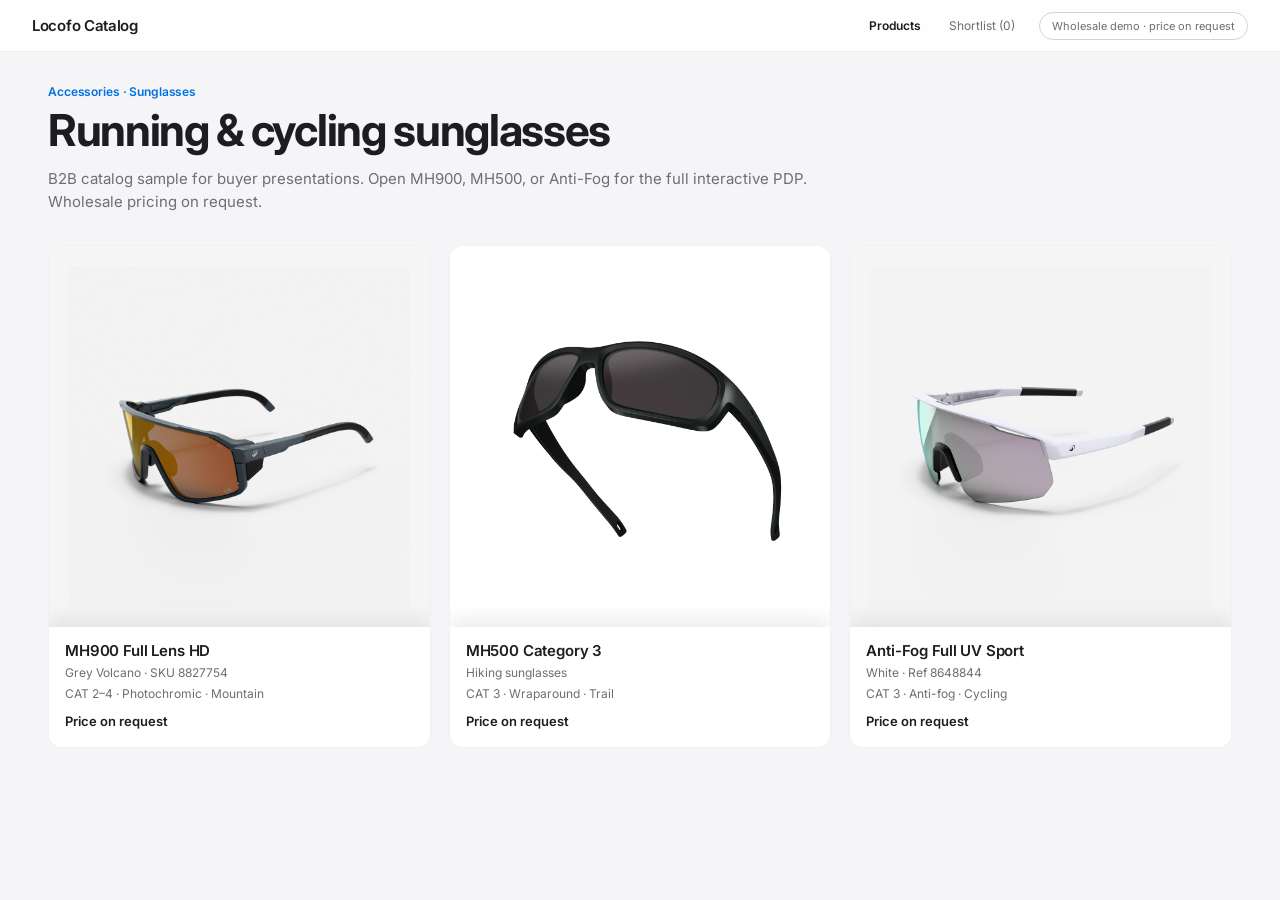
<file: index.html>
<!DOCTYPE html>
<html lang="en">
<head>
  <meta charset="utf-8" />
  <meta name="viewport" content="width=device-width, initial-scale=1" />
  <title>Locofo Catalog — Running &amp; cycling sunglasses</title>
  <link rel="preconnect" href="https://fonts.googleapis.com" />
  <link rel="preconnect" href="https://fonts.gstatic.com" crossorigin />
  <link href="https://fonts.googleapis.com/css2?family=Inter:wght@400;500;600;700&display=swap" rel="stylesheet" />
  <link rel="stylesheet" href="css/styles.css" />
  <link rel="stylesheet" href="css/listing.css?v=6" />
</head>
<body>
  <header class="nav" role="banner">
    <div class="nav-start">
      <a class="brand" href="index.html">Locofo Catalog</a>
      <div class="chip chip--mobile" aria-label="Pricing">Wholesale demo · price on request</div>
    </div>
    <div class="nav-end">
      <nav class="nav-links" aria-label="Primary">
        <a href="index.html" class="nav-link nav-link-current" aria-current="page">Products</a>
        <button type="button" class="nav-link nav-link-btn" id="openShortlistNav" aria-haspopup="dialog">
          Shortlist (<span id="shortlistCount">0</span>)
        </button>
      </nav>
      <div class="chip chip--desktop" aria-label="Pricing">Wholesale demo · price on request</div>
    </div>
  </header>

  <main class="listing" id="listing">
    <header class="listing-intro">
      <p class="listing-breadcrumb">Accessories · Sunglasses</p>
      <h1>Running &amp; cycling sunglasses</h1>
      <p class="listing-lede">
        B2B catalog sample for buyer presentations. Open MH900, MH500, or Anti-Fog for the full interactive PDP. Wholesale pricing on request.
      </p>
    </header>

    <ul class="product-grid" id="productGrid"></ul>
  </main>

  <div class="drawer-backdrop" id="drawerBackdrop" hidden></div>
  <aside class="drawer" id="shortlistDrawer" role="dialog" aria-labelledby="drawerTitle" aria-modal="true" hidden>
    <header class="drawer-header">
      <h2 id="drawerTitle">Shortlist</h2>
      <button type="button" class="drawer-close" id="closeShortlist">Close</button>
    </header>
    <div class="drawer-body" id="shortlistItems"></div>
    <footer class="drawer-footer">
      <p class="drawer-status" id="drawerStatus">0 products ready to export</p>
      <a class="btn btn-primary btn-block" href="pdf.html" id="drawerExport">Export PDF · 0 products</a>
    </footer>
  </aside>

  <script src="js/products.js?v=5"></script>
  <script src="js/shortlist.js"></script>
  <script src="js/shortlist-ui.js"></script>
  <script src="js/listing.js?v=5"></script>
</body>
</html>
</file>
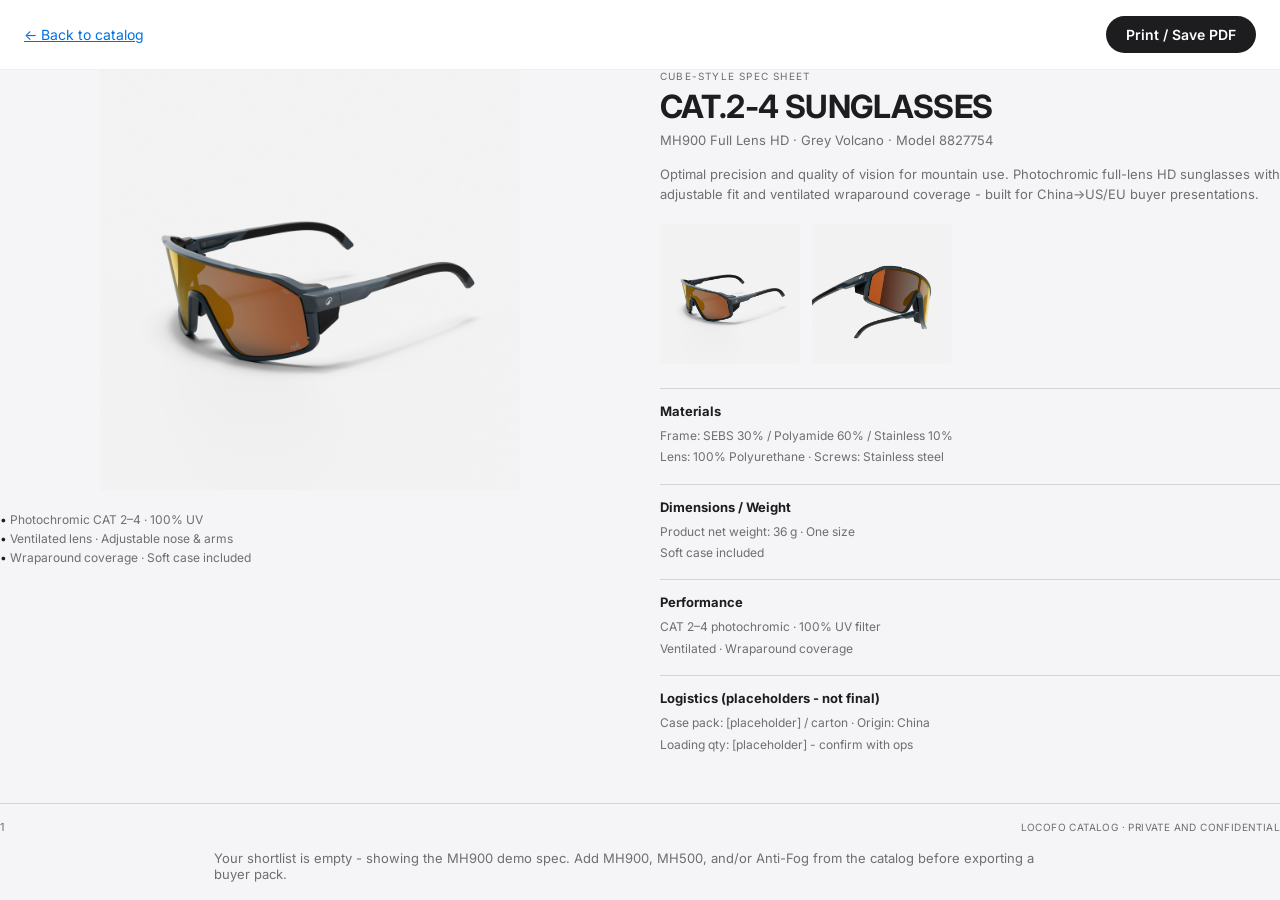
<file: pdf.html>
<!DOCTYPE html>
<html lang="en">
<head>
  <meta charset="utf-8" />
  <meta name="viewport" content="width=device-width, initial-scale=1" />
  <title>Locofo Catalog - Spec sheet export</title>
  <link rel="preconnect" href="https://fonts.googleapis.com" />
  <link rel="preconnect" href="https://fonts.gstatic.com" crossorigin />
  <link href="https://fonts.googleapis.com/css2?family=Inter:wght@400;500;600;700&display=swap" rel="stylesheet" />
  <link rel="stylesheet" href="css/pdf.css" />
</head>
<body class="pdf-body">
  <div class="pdf-toolbar no-print">
    <a href="index.html">← Back to catalog</a>
    <button type="button" class="btn-print" id="printBtn">Print / Save PDF</button>
  </div>

  <div id="sheets"></div>

  <p class="empty-notice no-print" id="emptyNotice" hidden>
    Your shortlist is empty - showing the MH900 demo spec. Add MH900, MH500, and/or Anti-Fog from the catalog before exporting a buyer pack.
  </p>

  <script src="js/product.js"></script>
  <script src="js/shortlist.js"></script>
  <script>
    (function () {
      const catalog = window.LOCOFO_PRODUCTS || {};
      const shortlistIds = window.LocofoShortlist.getIds();
      const notice = document.getElementById('emptyNotice');
      const sheetsRoot = document.getElementById('sheets');

      function escapeHtml(str) {
        return String(str)
          .replace(/&/g, '&amp;')
          .replace(/</g, '&lt;')
          .replace(/>/g, '&gt;')
          .replace(/"/g, '&quot;');
      }

      function sheetHtml(p, pageNum, pageTotal) {
        const bullets = (p.bullets || []).map((b) => `<li>${escapeHtml(b)}</li>`).join('');
        const materials = (p.materials || []).map((line) => `<p>${escapeHtml(line)}</p>`).join('');
        const weight = (p.weightLines || []).map((line) => `<p>${escapeHtml(line)}</p>`).join('');
        const performance = (p.performance || []).map((line) => `<p>${escapeHtml(line)}</p>`).join('');
        const logistics = (p.logistics || []).map((line) => `<p>${escapeHtml(line)}</p>`).join('');

        return `
    <article class="sheet" data-product-id="${escapeHtml(p.id)}">
      <div class="sheet-grid">
        <div class="sheet-visual">
          <img src="${escapeHtml(p.thumb)}" alt="${escapeHtml(p.pdfHeroAlt || p.title)}" class="hero-img" />
          <ul class="feature-bullets">${bullets}</ul>
        </div>
        <div class="sheet-specs">
          <p class="sheet-kicker">CUBE-STYLE SPEC SHEET</p>
          <h1 class="sheet-title">${escapeHtml(p.pdfTitle || p.title)}</h1>
          <p class="sheet-meta">${escapeHtml(p.pdfMeta || `${p.subtitle} · ${p.variant} · Model ${p.id}`)}</p>
          <p class="sheet-summary">${escapeHtml(p.summary || '')}</p>
          <div class="thumb-row">
            <img src="${escapeHtml(p.pdfThumbA || p.thumb)}" alt="Front angle" width="140" height="105" />
            <img src="${escapeHtml(p.pdfThumbB || p.thumb)}" alt="Side angle" width="140" height="105" />
          </div>

          <section class="spec-block">
            <h2>Materials</h2>
            ${materials}
          </section>
          <section class="spec-block">
            <h2>Dimensions / Weight</h2>
            ${weight}
          </section>
          <section class="spec-block">
            <h2>Performance</h2>
            ${performance}
          </section>
          <section class="spec-block">
            <h2>Logistics (placeholders - not final)</h2>
            ${logistics}
          </section>
        </div>
      </div>
      <footer class="sheet-footer">
        <span>${pageNum}${pageTotal > 1 ? ' / ' + pageTotal : ''}</span>
        <span class="confidential">Locofo Catalog · PRIVATE AND CONFIDENTIAL</span>
      </footer>
    </article>`;
      }

      let products = [];
      if (shortlistIds.length === 0) {
        if (notice) notice.hidden = false;
        const fallback = catalog['8827754'];
        if (fallback) products = [fallback];
      } else {
        products = shortlistIds.map((id) => catalog[id]).filter(Boolean);
        if (products.length === 0) {
          if (notice) notice.hidden = false;
          const fallback = catalog['8827754'];
          if (fallback) products = [fallback];
        }
      }

      const total = products.length;
      sheetsRoot.innerHTML = products.map((p, i) => sheetHtml(p, i + 1, total)).join('');

      document.getElementById('printBtn')?.addEventListener('click', () => window.print());
    })();
  </script>
</body>
</html>
</file>
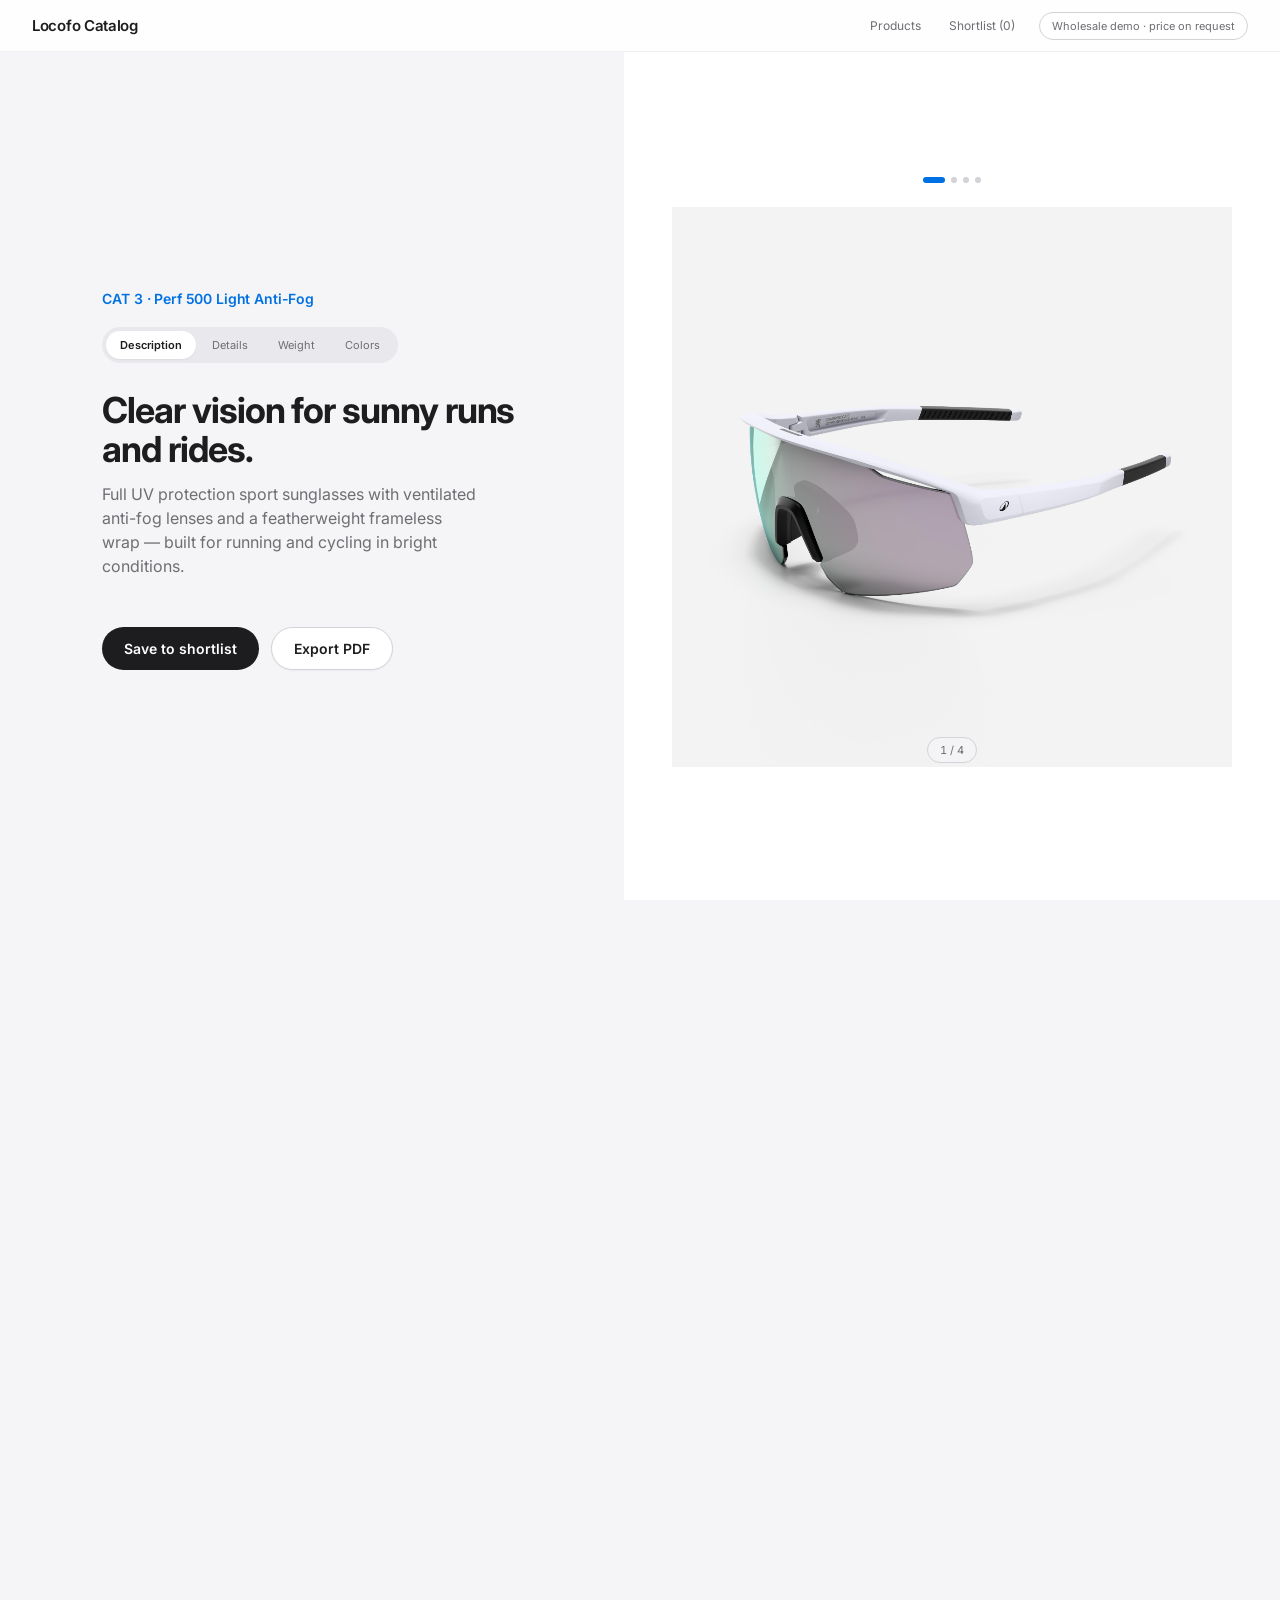
<file: product-antifog.html>
<!DOCTYPE html>
<html lang="en">
<head>
  <meta charset="utf-8" />
  <meta name="viewport" content="width=device-width, initial-scale=1" />
  <title>Locofo Catalog — Anti-Fog Sport Sunglasses 8648844</title>
  <link rel="preconnect" href="https://fonts.googleapis.com" />
  <link rel="preconnect" href="https://fonts.gstatic.com" crossorigin />
  <link href="https://fonts.googleapis.com/css2?family=Inter:wght@400;500;600;700&display=swap" rel="stylesheet" />
  <link rel="stylesheet" href="css/styles.css" />
</head>
<body data-product-id="8648844">
  <header class="nav" role="banner">
    <div class="nav-start">
      <a class="brand" href="index.html">Locofo Catalog</a>
      <div class="chip chip--mobile" aria-label="Pricing">Wholesale demo · price on request</div>
    </div>
    <div class="nav-end">
      <nav class="nav-links" aria-label="Primary">
        <a href="index.html" class="nav-link nav-link-products">Products</a>
        <button type="button" class="nav-link nav-link-btn" id="openShortlistNav" aria-haspopup="dialog">
          Shortlist (<span id="shortlistCount">0</span>)
        </button>
      </nav>
      <div class="chip chip--desktop" aria-label="Pricing">Wholesale demo · price on request</div>
    </div>
  </header>

  <section class="theater" id="theater" aria-label="Scroll to move through product tabs">
  <main class="pdp" id="pdp">
    <section class="copy-col" aria-label="Product information">
      <p class="eyebrow">CAT 3 · Perf 500 Light Anti-Fog</p>

      <div class="tabs" role="tablist" aria-label="Product sections">
        <button type="button" role="tab" id="tab-desc" class="tab on" aria-selected="true" aria-controls="panel-desc" data-tab="desc">Description</button>
        <button type="button" role="tab" id="tab-details" class="tab" aria-selected="false" aria-controls="panel-details" data-tab="details">Details</button>
        <button type="button" role="tab" id="tab-weight" class="tab" aria-selected="false" aria-controls="panel-weight" data-tab="weight">Weight</button>
        <button type="button" role="tab" id="tab-colors" class="tab" aria-selected="false" aria-controls="panel-colors" data-tab="colors">Colors</button>
      </div>

      <div class="tab-panels">
        <article class="tab-panel active" id="panel-desc" role="tabpanel" aria-labelledby="tab-desc" data-panel="desc">
          <h1>Clear vision for sunny runs and rides.</h1>
          <p class="lede">Full UV protection sport sunglasses with ventilated anti-fog lenses and a featherweight frameless wrap — built for running and cycling in bright conditions.</p>
        </article>
        <article class="tab-panel" id="panel-details" role="tabpanel" aria-labelledby="tab-details" data-panel="details" hidden>
          <h1>Engineered for airflow and grip.</h1>
          <ul class="spec-list">
            <li><strong>Sun protection</strong><span>CAT 3 · 100% UV · ISO 12312-1 · ~88% visible light filtered</span></li>
            <li><strong>Anti-fogging</strong><span>Ventilated lens design · Sunny-weather sport use</span></li>
            <li><strong>Lens material</strong><span>Polycarbonate · Frameless wraparound coverage</span></li>
            <li><strong>Fit</strong><span>Grips on nose bridge and temples for secure hold</span></li>
          </ul>
        </article>
        <article class="tab-panel" id="panel-weight" role="tabpanel" aria-labelledby="tab-weight" data-panel="weight" hidden>
          <h1>Light on your face, steady on the move.</h1>
          <p class="weight-hero" aria-label="35.4 grams">35.4<span class="weight-unit">g</span></p>
          <p class="lede">Product net weight for the Snow white Perf 500 Light — confirm final figure with ops for buyer-facing catalogs.</p>
        </article>
        <article class="tab-panel" id="panel-colors" role="tabpanel" aria-labelledby="tab-colors" data-panel="colors" hidden>
          <h1>Snow white.</h1>
          <p class="lede">Clean white sport frame with neutral CAT 3 lenses — the Decathlon 8648844 look for wholesale buyer demos.</p>
          <div class="swatches" aria-label="Color options">
            <button type="button" class="swatch on swatch-white" title="Snow white / White" aria-label="Snow white" aria-pressed="true"></button>
          </div>
        </article>
      </div>

      <div class="cta-row">
        <button type="button" class="btn btn-primary" id="saveShortlist">Save to shortlist</button>
        <a class="btn btn-outline" href="pdf.html">Export PDF</a>
      </div>
    </section>

    <section class="stage-col" id="spinStage" aria-label="360 product view — scroll the page to change tabs and frames, or drag to rotate">
      <div class="pills" id="framePills" aria-hidden="true"></div>
      <div class="canvas-wrap">
        <canvas id="spinCanvas" width="1200" height="1200" aria-hidden="true"></canvas>
        <div class="frame-badge" id="frameBadge">1 / 4</div>
      </div>
    </section>
  </main>
  </section>

  <div class="drawer-backdrop" id="drawerBackdrop" hidden></div>
  <aside class="drawer" id="shortlistDrawer" role="dialog" aria-labelledby="drawerTitle" aria-modal="true" hidden>
    <header class="drawer-header">
      <h2 id="drawerTitle">Shortlist</h2>
      <button type="button" class="drawer-close" id="closeShortlist">Close</button>
    </header>
    <div class="drawer-body" id="shortlistItems"></div>
    <footer class="drawer-footer">
      <p class="drawer-status" id="drawerStatus">0 products ready to export</p>
      <a class="btn btn-primary btn-block" href="pdf.html" id="drawerExport">Export PDF · 0 products</a>
    </footer>
  </aside>

  <script src="js/products.js"></script>
  <script src="js/product-boot.js"></script>
  <script src="js/shortlist.js"></script>
  <script src="js/shortlist-ui.js"></script>
  <script src="js/spin.js?v=frames4"></script>
  <script src="js/app.js"></script>
</body>
</html>
</file>
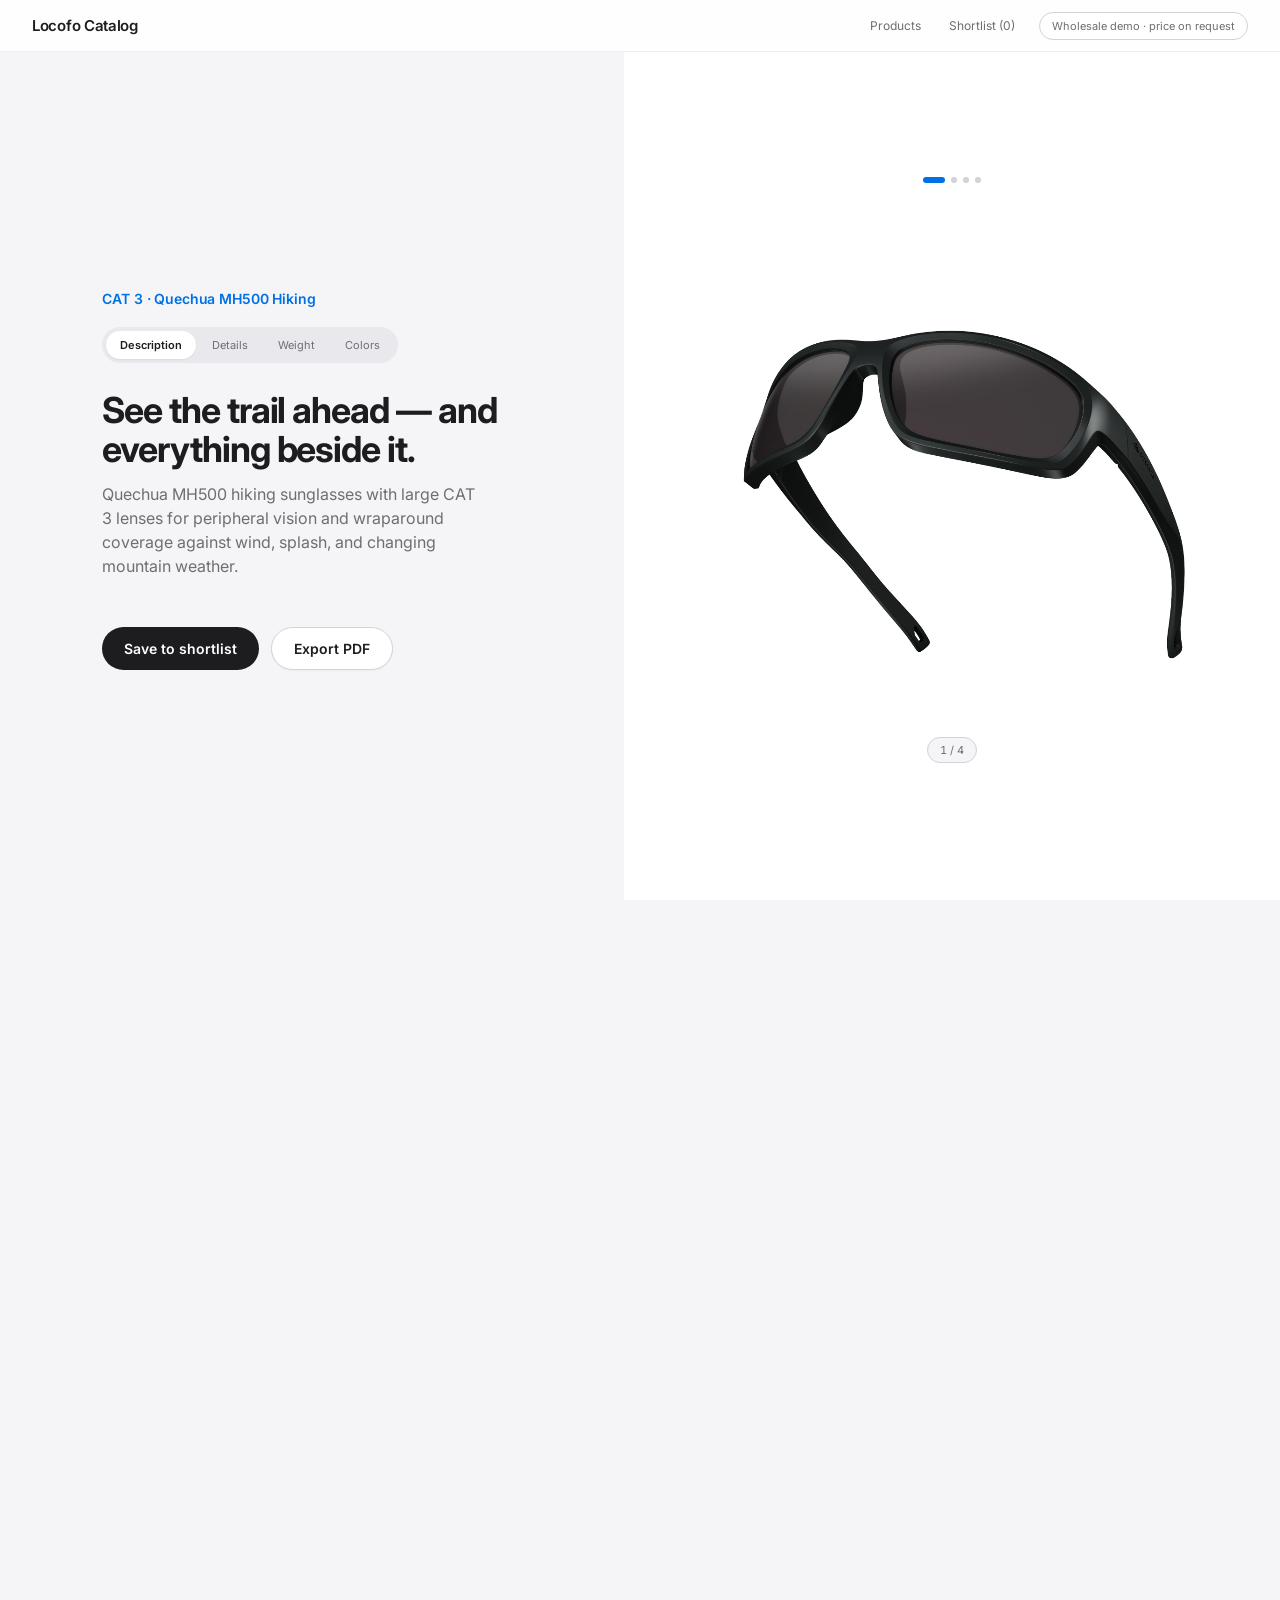
<file: product-mh500.html>
<!DOCTYPE html>
<html lang="en">
<head>
  <meta charset="utf-8" />
  <meta name="viewport" content="width=device-width, initial-scale=1" />
  <title>Locofo Catalog — MH500 Hiking Sunglasses 863953</title>
  <link rel="preconnect" href="https://fonts.googleapis.com" />
  <link rel="preconnect" href="https://fonts.gstatic.com" crossorigin />
  <link href="https://fonts.googleapis.com/css2?family=Inter:wght@400;500;600;700&display=swap" rel="stylesheet" />
  <link rel="stylesheet" href="css/styles.css" />
</head>
<body data-product-id="863953">
  <header class="nav" role="banner">
    <div class="nav-start">
      <a class="brand" href="index.html">Locofo Catalog</a>
      <div class="chip chip--mobile" aria-label="Pricing">Wholesale demo · price on request</div>
    </div>
    <div class="nav-end">
      <nav class="nav-links" aria-label="Primary">
        <a href="index.html" class="nav-link nav-link-products">Products</a>
        <button type="button" class="nav-link nav-link-btn" id="openShortlistNav" aria-haspopup="dialog">
          Shortlist (<span id="shortlistCount">0</span>)
        </button>
      </nav>
      <div class="chip chip--desktop" aria-label="Pricing">Wholesale demo · price on request</div>
    </div>
  </header>

  <section class="theater" id="theater" aria-label="Scroll to move through product tabs">
  <main class="pdp" id="pdp">
    <section class="copy-col" aria-label="Product information">
      <p class="eyebrow">CAT 3 · Quechua MH500 Hiking</p>

      <div class="tabs" role="tablist" aria-label="Product sections">
        <button type="button" role="tab" id="tab-desc" class="tab on" aria-selected="true" aria-controls="panel-desc" data-tab="desc">Description</button>
        <button type="button" role="tab" id="tab-details" class="tab" aria-selected="false" aria-controls="panel-details" data-tab="details">Details</button>
        <button type="button" role="tab" id="tab-weight" class="tab" aria-selected="false" aria-controls="panel-weight" data-tab="weight">Weight</button>
        <button type="button" role="tab" id="tab-colors" class="tab" aria-selected="false" aria-controls="panel-colors" data-tab="colors">Colors</button>
      </div>

      <div class="tab-panels">
        <article class="tab-panel active" id="panel-desc" role="tabpanel" aria-labelledby="tab-desc" data-panel="desc">
          <h1>See the trail ahead — and everything beside it.</h1>
          <p class="lede">Quechua MH500 hiking sunglasses with large CAT 3 lenses for peripheral vision and wraparound coverage against wind, splash, and changing mountain weather.</p>
        </article>
        <article class="tab-panel" id="panel-details" role="tabpanel" aria-labelledby="tab-details" data-panel="details" hidden>
          <h1>Built for regular mountain hiking.</h1>
          <ul class="spec-list">
            <li><strong>Sun protection</strong><span>CAT 3 · 100% UV · Sunny to bright conditions</span></li>
            <li><strong>Coverage</strong><span>Wraparound shape vs wind, splash, weather</span></li>
            <li><strong>Vision</strong><span>Large lenses · Wide peripheral field of view</span></li>
            <li><strong>Stability</strong><span>Shaped temples · Optional MH ACC 100 L / 500 L retainer straps</span></li>
          </ul>
        </article>
        <article class="tab-panel" id="panel-weight" role="tabpanel" aria-labelledby="tab-weight" data-panel="weight" hidden>
          <h1>Ultralight for long ascents.</h1>
          <p class="weight-hero" aria-label="29 grams">29<span class="weight-unit">g</span></p>
          <p class="lede">Approximate product net weight for MH500 Smoked black — confirm final figure with ops for buyer-facing catalogs.</p>
        </article>
        <article class="tab-panel" id="panel-colors" role="tabpanel" aria-labelledby="tab-colors" data-panel="colors" hidden>
          <h1>Smoked black.</h1>
          <p class="lede">Matte smoked black frame with CAT 3 lenses — the Quechua 863953 colorway for wholesale buyer demos.</p>
          <div class="swatches" aria-label="Color options">
            <button type="button" class="swatch on swatch-smoked" title="Smoked black" aria-label="Smoked black" aria-pressed="true"></button>
          </div>
        </article>
      </div>

      <div class="cta-row">
        <button type="button" class="btn btn-primary" id="saveShortlist">Save to shortlist</button>
        <a class="btn btn-outline" href="pdf.html">Export PDF</a>
      </div>
    </section>

    <section class="stage-col" id="spinStage" aria-label="360 product view — scroll the page to change tabs and frames, or drag to rotate">
      <div class="pills" id="framePills" aria-hidden="true"></div>
      <div class="canvas-wrap">
        <canvas id="spinCanvas" width="1200" height="1200" aria-hidden="true"></canvas>
        <div class="frame-badge" id="frameBadge">1 / 4</div>
      </div>
    </section>
  </main>
  </section>

  <div class="drawer-backdrop" id="drawerBackdrop" hidden></div>
  <aside class="drawer" id="shortlistDrawer" role="dialog" aria-labelledby="drawerTitle" aria-modal="true" hidden>
    <header class="drawer-header">
      <h2 id="drawerTitle">Shortlist</h2>
      <button type="button" class="drawer-close" id="closeShortlist">Close</button>
    </header>
    <div class="drawer-body" id="shortlistItems"></div>
    <footer class="drawer-footer">
      <p class="drawer-status" id="drawerStatus">0 products ready to export</p>
      <a class="btn btn-primary btn-block" href="pdf.html" id="drawerExport">Export PDF · 0 products</a>
    </footer>
  </aside>

  <script src="js/products.js"></script>
  <script src="js/product-boot.js"></script>
  <script src="js/shortlist.js"></script>
  <script src="js/shortlist-ui.js"></script>
  <script src="js/spin.js?v=frames4"></script>
  <script src="js/app.js"></script>
</body>
</html>
</file>
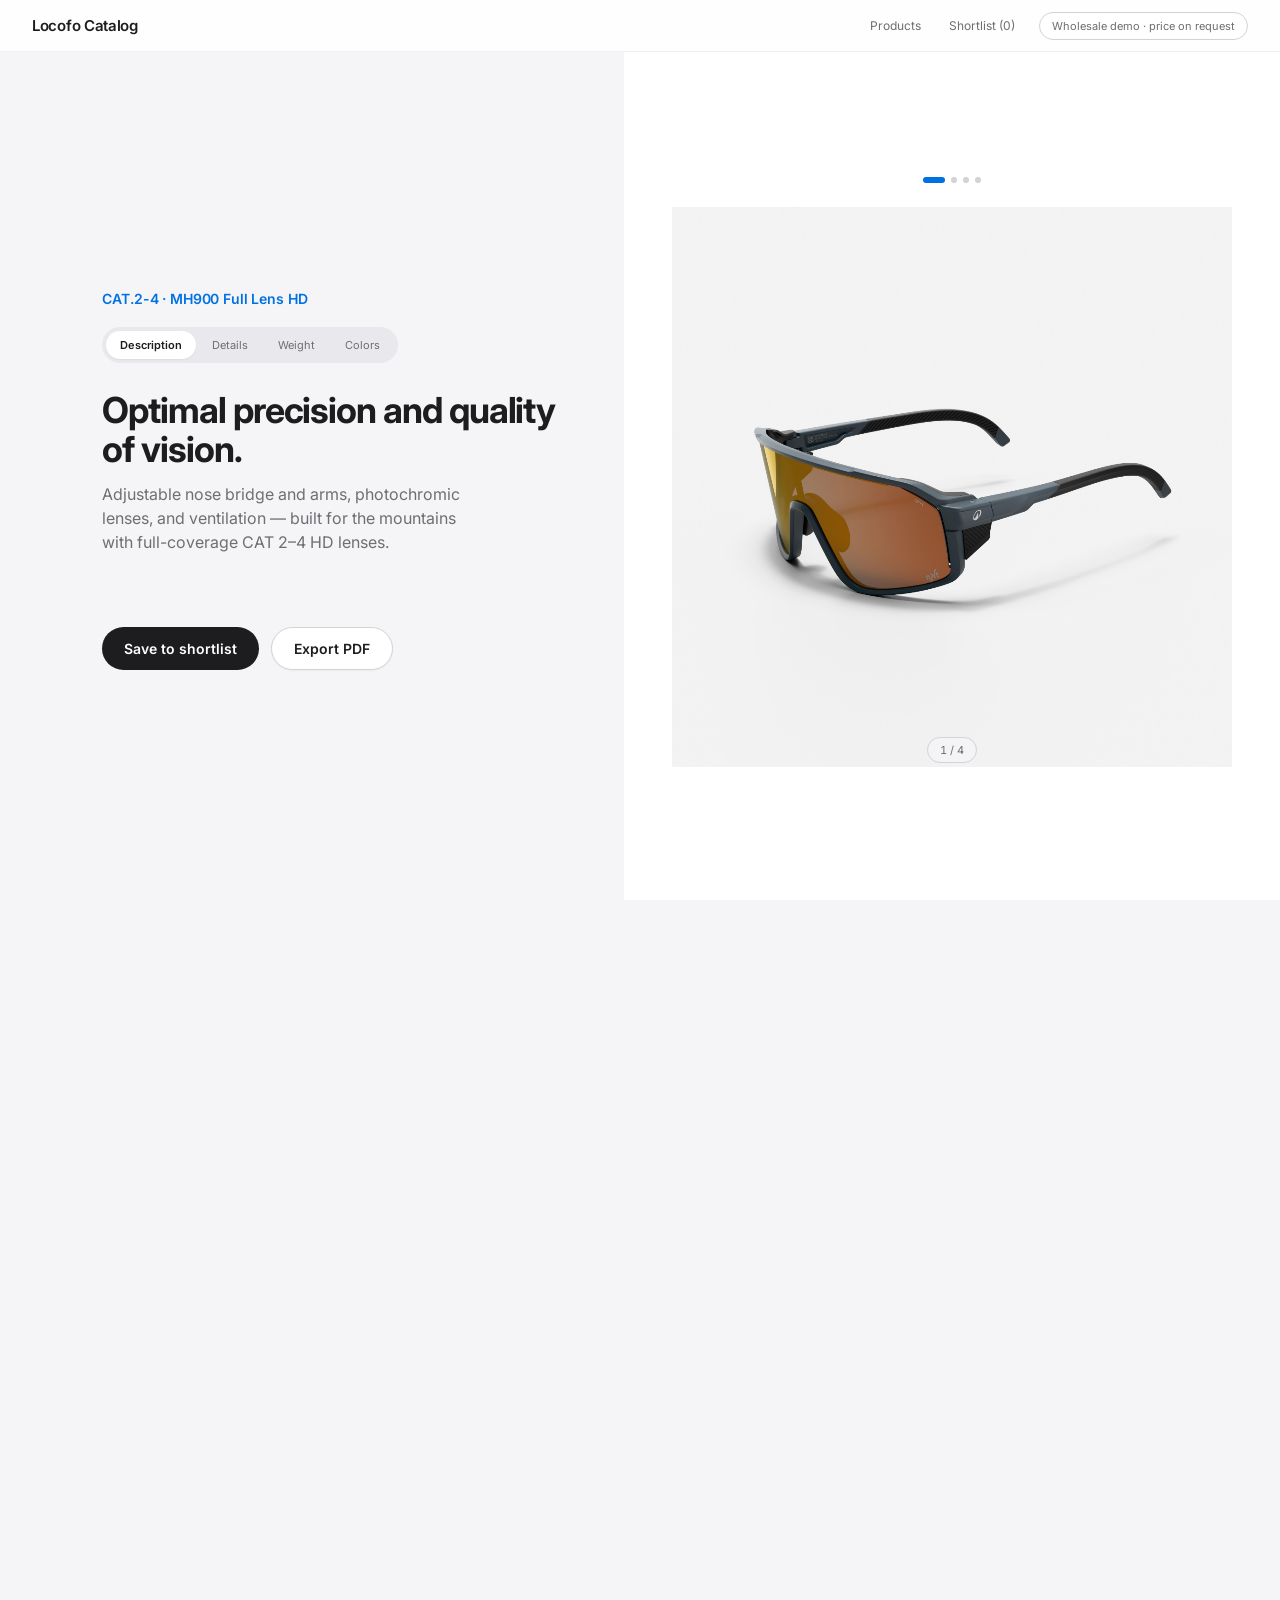
<file: product.html>
<!DOCTYPE html>
<html lang="en">
<head>
  <meta charset="utf-8" />
  <meta name="viewport" content="width=device-width, initial-scale=1" />
  <title>Locofo Catalog — MH900 Full Lens HD</title>
  <link rel="preconnect" href="https://fonts.googleapis.com" />
  <link rel="preconnect" href="https://fonts.gstatic.com" crossorigin />
  <link href="https://fonts.googleapis.com/css2?family=Inter:wght@400;500;600;700&display=swap" rel="stylesheet" />
  <link rel="stylesheet" href="css/styles.css" />
</head>
<body data-product-id="8827754">
  <header class="nav" role="banner">
    <div class="nav-start">
      <a class="brand" href="index.html">Locofo Catalog</a>
      <div class="chip chip--mobile" aria-label="Pricing">Wholesale demo · price on request</div>
    </div>
    <div class="nav-end">
      <nav class="nav-links" aria-label="Primary">
        <a href="index.html" class="nav-link nav-link-products">Products</a>
        <button type="button" class="nav-link nav-link-btn" id="openShortlistNav" aria-haspopup="dialog">
          Shortlist (<span id="shortlistCount">0</span>)
        </button>
      </nav>
      <div class="chip chip--desktop" aria-label="Pricing">Wholesale demo · price on request</div>
    </div>
  </header>

  <section class="theater" id="theater" aria-label="Scroll to move through product tabs">
  <main class="pdp" id="pdp">
    <section class="copy-col" aria-label="Product information">
      <p class="eyebrow">CAT.2-4 · MH900 Full Lens HD</p>

      <div class="tabs" role="tablist" aria-label="Product sections">
        <button type="button" role="tab" id="tab-desc" class="tab on" aria-selected="true" aria-controls="panel-desc" data-tab="desc">Description</button>
        <button type="button" role="tab" id="tab-details" class="tab" aria-selected="false" aria-controls="panel-details" data-tab="details">Details</button>
        <button type="button" role="tab" id="tab-weight" class="tab" aria-selected="false" aria-controls="panel-weight" data-tab="weight">Weight</button>
        <button type="button" role="tab" id="tab-colors" class="tab" aria-selected="false" aria-controls="panel-colors" data-tab="colors">Colors</button>
      </div>

      <div class="tab-panels">
        <article class="tab-panel active" id="panel-desc" role="tabpanel" aria-labelledby="tab-desc" data-panel="desc">
          <h1>Optimal precision and quality of vision.</h1>
          <p class="lede">Adjustable nose bridge and arms, photochromic lenses, and ventilation — built for the mountains with full-coverage CAT 2–4 HD lenses.</p>
        </article>
        <article class="tab-panel" id="panel-details" role="tabpanel" aria-labelledby="tab-details" data-panel="details" hidden>
          <h1>Built for hard conditions.</h1>
          <ul class="spec-list">
            <li><strong>SUN PROTECTION</strong><span>Photochromic lens · 100% UV filter</span></li>
            <li><strong>ANTI-FOGGING</strong><span>Ventilated lens reduces fogging</span></li>
            <li><strong>ROBUSTNESS</strong><span>High-resistance polyurethane lenses</span></li>
            <li><strong>COVERAGE</strong><span>Wraparound shape vs wind, spray, weather</span></li>
          </ul>
        </article>
        <article class="tab-panel" id="panel-weight" role="tabpanel" aria-labelledby="tab-weight" data-panel="weight" hidden>
          <h1>Light enough for long days.</h1>
          <p class="weight-hero" aria-label="36 grams">36<span class="weight-unit">g</span></p>
          <p class="lede">Demo figure for the showcase. Swap in buyer-facing weight once confirmed for the live catalog.</p>
        </article>
        <article class="tab-panel" id="panel-colors" role="tabpanel" aria-labelledby="tab-colors" data-panel="colors" hidden>
          <h1>Grey Volcano.</h1>
          <p class="lede">Matte frame with reflective orange-copper lenses — the Decathlon MH900 look used to pitch the interactive catalog format.</p>
          <div class="swatches" aria-label="Color options">
            <button type="button" class="swatch on swatch-grey" title="Grey Volcano" aria-label="Grey Volcano" aria-pressed="true"></button>
            <button type="button" class="swatch swatch-lens" title="Lens tint reference" aria-label="Lens tint reference" aria-pressed="false" disabled></button>
          </div>
        </article>
      </div>

      <div class="cta-row">
        <button type="button" class="btn btn-primary" id="saveShortlist">Save to shortlist</button>
        <a class="btn btn-outline" href="pdf.html">Export PDF</a>
      </div>
    </section>

    <section class="stage-col" id="spinStage" aria-label="360 product view — scroll the page to change tabs and frames, or drag to rotate">
      <div class="pills" id="framePills" aria-hidden="true"></div>
      <div class="canvas-wrap">
        <canvas id="spinCanvas" width="1200" height="1200" aria-hidden="true"></canvas>
        <div class="frame-badge" id="frameBadge">1 / 4</div>
      </div>
    </section>
  </main>
  </section>

  <div class="drawer-backdrop" id="drawerBackdrop" hidden></div>
  <aside class="drawer" id="shortlistDrawer" role="dialog" aria-labelledby="drawerTitle" aria-modal="true" hidden>
    <header class="drawer-header">
      <h2 id="drawerTitle">Shortlist</h2>
      <button type="button" class="drawer-close" id="closeShortlist">Close</button>
    </header>
    <div class="drawer-body" id="shortlistItems"></div>
    <footer class="drawer-footer">
      <p class="drawer-status" id="drawerStatus">0 products ready to export</p>
      <a class="btn btn-primary btn-block" href="pdf.html" id="drawerExport">Export PDF · 0 products</a>
    </footer>
  </aside>

  <script src="js/products.js"></script>
  <script src="js/product-boot.js"></script>
  <script src="js/shortlist.js"></script>
  <script src="js/shortlist-ui.js"></script>
  <script src="js/spin.js?v=frames4"></script>
  <script src="js/app.js"></script>
</body>
</html>
</file>
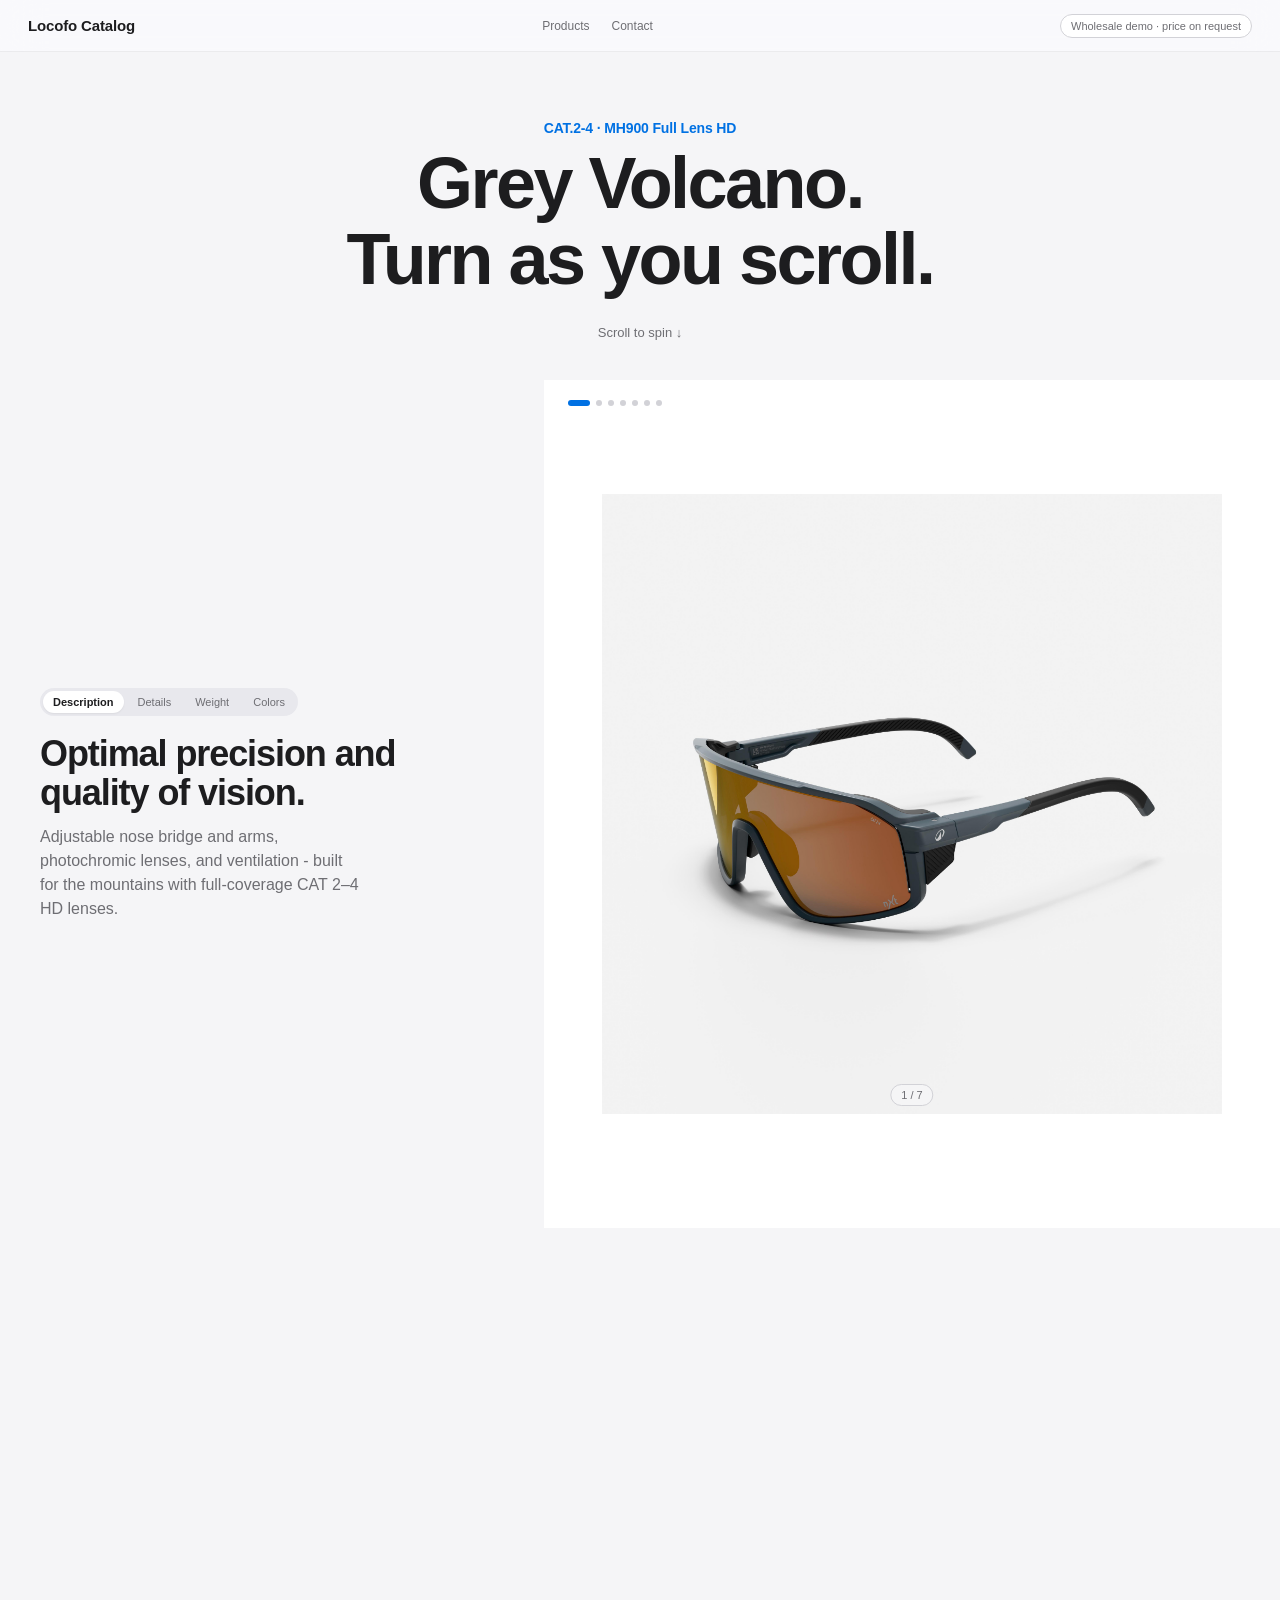
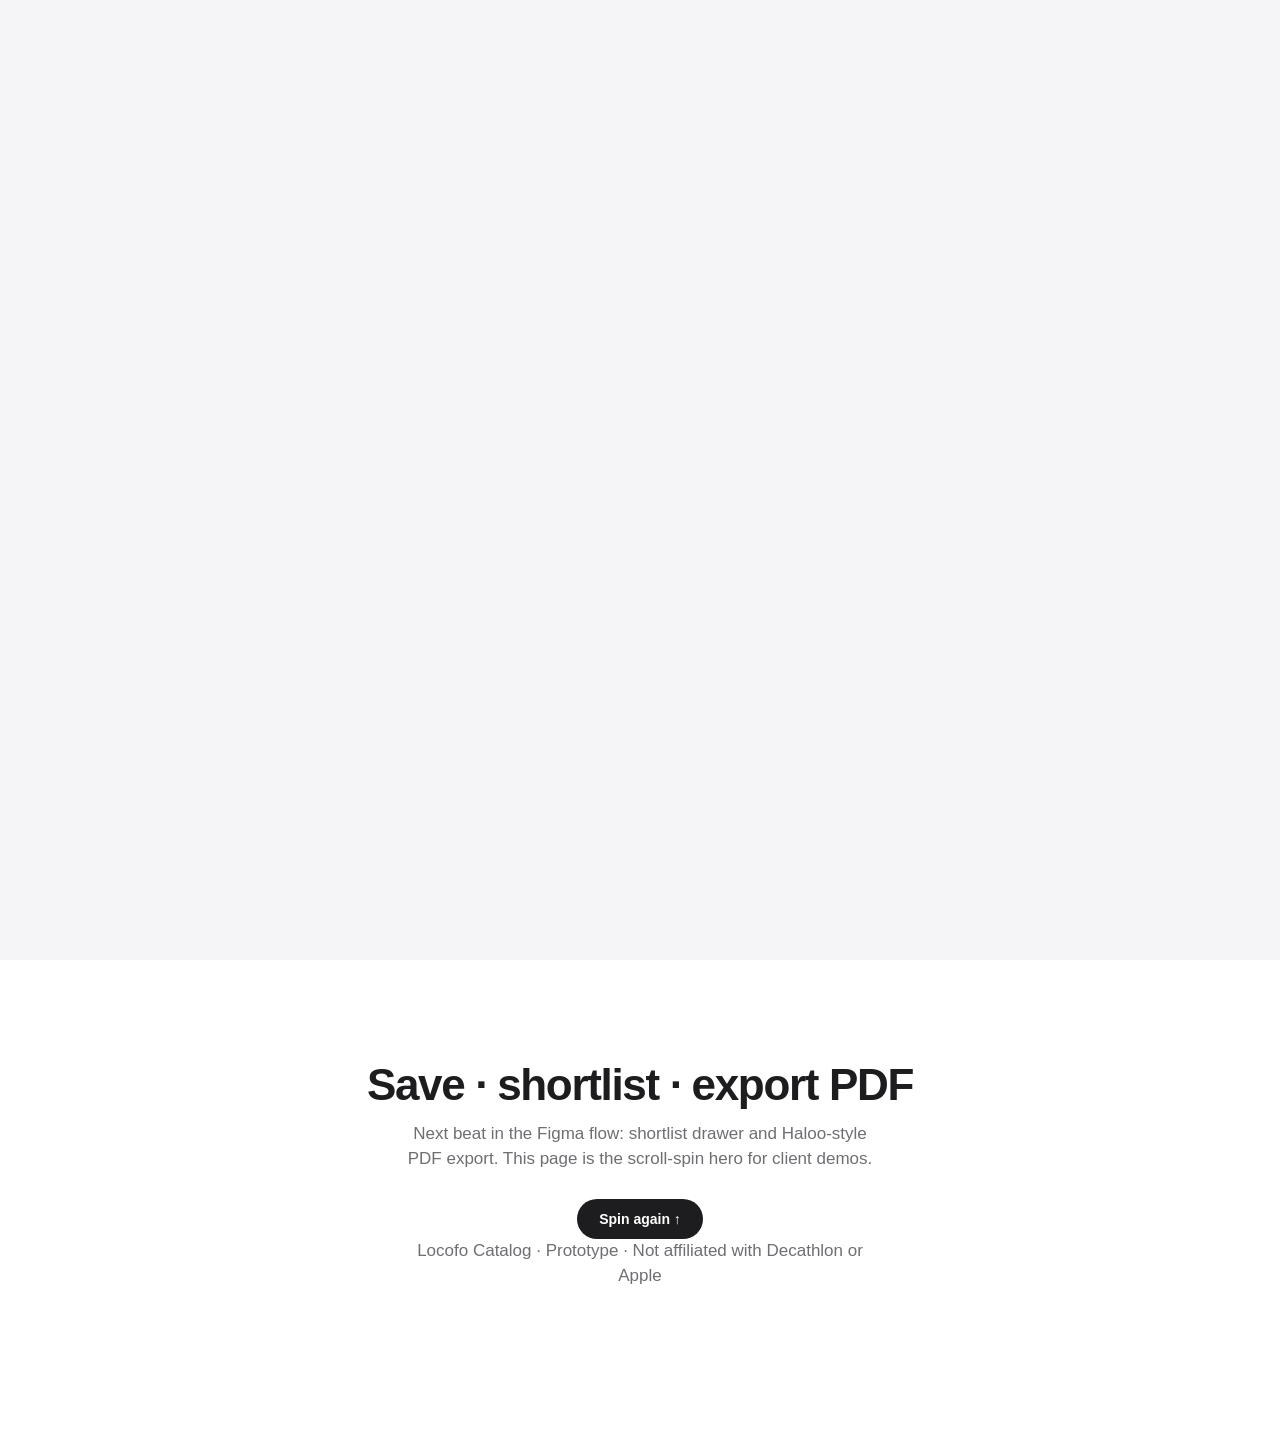
<file: scroll-360-reference.html>
<!DOCTYPE html>
<html lang="en-HK">
<head>
  <meta charset="utf-8" />
  <meta name="viewport" content="width=device-width, initial-scale=1" />
  <title>Locofo Catalog - MH900 scroll spin</title>
  <style>
    :root {
      --ink: #1d1d1f;
      --muted: #6e6e73;
      --line: #d2d2d7;
      --bg: #f5f5f7;
      --white: #fff;
      --accent: #0071e3;
    }
    * { box-sizing: border-box; }
    html { scroll-behavior: auto; }
    body {
      margin: 0;
      font-family: -apple-system, BlinkMacSystemFont, "SF Pro Text", "Segoe UI", Roboto, Helvetica, Arial, sans-serif;
      color: var(--ink);
      background: var(--bg);
      -webkit-font-smoothing: antialiased;
    }
    a { color: inherit; text-decoration: none; }

    /* Nav */
    .nav {
      position: fixed; top: 0; left: 0; right: 0; z-index: 50;
      height: 52px;
      display: flex; align-items: center; justify-content: space-between;
      padding: 0 28px;
      background: rgba(251,251,253,0.82);
      backdrop-filter: saturate(180%) blur(20px);
      -webkit-backdrop-filter: saturate(180%) blur(20px);
      border-bottom: 1px solid rgba(0,0,0,0.06);
    }
    .nav .brand { font-weight: 600; font-size: 15px; letter-spacing: -0.01em; }
    .nav .links { display: flex; gap: 22px; font-size: 12px; color: var(--muted); }
    .nav .chip {
      font-size: 11px; color: var(--muted);
      border: 1px solid var(--line); border-radius: 980px;
      padding: 5px 10px; background: var(--white);
    }

    /* Hero */
    .hero {
      padding: 120px 24px 40px;
      text-align: center;
      max-width: 980px;
      margin: 0 auto;
    }
    .hero .eyebrow {
      font-size: 14px; font-weight: 600; color: var(--accent);
      margin-bottom: 10px; letter-spacing: -0.01em;
    }
    .hero h1 {
      margin: 0;
      font-size: clamp(40px, 7vw, 72px);
      font-weight: 700;
      letter-spacing: -0.035em;
      line-height: 1.05;
    }
    .hero p {
      margin: 16px auto 0;
      max-width: 520px;
      font-size: 19px;
      line-height: 1.4;
      color: var(--muted);
      font-weight: 400;
    }
    .scroll-cue {
      margin-top: 28px;
      font-size: 13px;
      color: var(--muted);
      animation: pulse 2.2s ease-in-out infinite;
    }
    @keyframes pulse {
      0%, 100% { opacity: 0.45; transform: translateY(0); }
      50% { opacity: 1; transform: translateY(4px); }
    }

    /* Scroll theater - tall track, sticky stage */
    .theater {
      position: relative;
      height: 420vh; /* scroll runway for 7 frames */
    }
    .theater-sticky {
      position: sticky;
      top: 52px;
      height: calc(100vh - 52px);
      display: grid;
      grid-template-columns: 0.85fr 1.15fr;
      gap: 0;
      align-items: stretch;
      overflow: hidden;
    }
    .theater-sticky .copy-col { order: 1; }
    .theater-sticky .stage-col { order: 2; }
    @media (max-width: 900px) {
      .theater-sticky {
        grid-template-columns: 1fr;
        grid-template-rows: 58% 42%;
      }
      .theater-sticky .stage-col { order: 1; }
      .theater-sticky .copy-col { order: 2; }
    }

    .stage-col {
      position: relative;
      background: var(--white);
      display: flex;
      align-items: center;
      justify-content: center;
      padding: 24px;
    }
    .canvas-wrap {
      position: relative;
      width: min(100%, 620px);
      aspect-ratio: 1;
    }
    canvas#spin {
      width: 100%;
      height: 100%;
      display: block;
    }
    .frame-badge {
      position: absolute;
      left: 50%;
      bottom: 8px;
      transform: translateX(-50%);
      font-size: 11px;
      font-variant-numeric: tabular-nums;
      color: var(--muted);
      background: rgba(245,245,247,0.9);
      border: 1px solid var(--line);
      border-radius: 980px;
      padding: 4px 10px;
      pointer-events: none;
    }
    .pills {
      position: absolute;
      top: 20px;
      left: 24px;
      display: flex;
      gap: 6px;
    }
    .pills span {
      height: 6px;
      width: 6px;
      border-radius: 980px;
      background: #d2d2d7;
      transition: width 0.2s, background 0.2s;
    }
    .pills span.on {
      width: 22px;
      background: var(--accent);
    }

    .copy-col {
      position: relative;
      background: var(--bg);
      padding: 48px 40px;
      display: flex;
      flex-direction: column;
      justify-content: center;
    }
    @media (max-width: 900px) {
      .copy-col { padding: 20px 24px 32px; }
    }
    .panel {
      position: absolute;
      inset: 48px 40px;
      opacity: 0;
      transform: translateY(18px);
      transition: opacity 0.35s ease, transform 0.35s ease;
      pointer-events: none;
      display: flex;
      flex-direction: column;
      justify-content: center;
    }
    @media (max-width: 900px) {
      .panel { inset: 16px 20px; }
    }
    .panel.active {
      opacity: 1;
      transform: translateY(0);
      pointer-events: auto;
    }
    .panel .tab {
      display: inline-flex;
      gap: 4px;
      background: #e8e8ed;
      border-radius: 980px;
      padding: 3px;
      margin-bottom: 18px;
      width: fit-content;
      font-size: 11px;
    }
    .panel .tab i {
      font-style: normal;
      padding: 5px 10px;
      border-radius: 980px;
      color: var(--muted);
    }
    .panel .tab i.on {
      background: var(--white);
      color: var(--ink);
      font-weight: 600;
      box-shadow: 0 1px 2px rgba(0,0,0,0.06);
    }
    .panel h2 {
      margin: 0 0 12px;
      font-size: clamp(26px, 3.2vw, 36px);
      letter-spacing: -0.03em;
      line-height: 1.1;
    }
    .panel p {
      margin: 0;
      font-size: 16px;
      line-height: 1.5;
      color: var(--muted);
      max-width: 36ch;
    }
    .spec-list {
      margin: 16px 0 0;
      padding: 0;
      list-style: none;
      display: grid;
      gap: 12px;
    }
    .spec-list li strong {
      display: block;
      font-size: 12px;
      letter-spacing: 0.04em;
      text-transform: uppercase;
      color: var(--ink);
      margin-bottom: 2px;
    }
    .spec-list li span {
      font-size: 14px;
      color: var(--muted);
      line-height: 1.35;
    }
    .weight-hero {
      font-size: clamp(48px, 8vw, 72px);
      font-weight: 700;
      letter-spacing: -0.04em;
      line-height: 1;
      margin: 8px 0 6px;
    }
    .weight-hero small {
      font-size: 0.35em;
      font-weight: 600;
      color: var(--muted);
      margin-left: 4px;
    }
    .swatches {
      display: flex;
      gap: 10px;
      margin-top: 18px;
    }
    .swatches button {
      width: 36px; height: 36px;
      border-radius: 50%;
      border: 2px solid transparent;
      cursor: default;
      padding: 0;
      outline: 2px solid transparent;
    }
    .swatches button.on {
      outline-color: var(--accent);
      outline-offset: 2px;
    }
    .swatch-a { background: linear-gradient(135deg, #4a4e55, #2c2f34); }
    .swatch-b { background: linear-gradient(135deg, #c45c3e, #8b2e1a); }

    /* After theater */
    .after {
      background: var(--white);
      padding: 100px 24px 120px;
      text-align: center;
    }
    .after h2 {
      margin: 0 0 12px;
      font-size: clamp(28px, 4vw, 44px);
      letter-spacing: -0.03em;
    }
    .after p {
      margin: 0 auto 28px;
      max-width: 480px;
      color: var(--muted);
      font-size: 17px;
      line-height: 1.45;
    }
    .cta {
      display: inline-flex;
      align-items: center;
      gap: 8px;
      background: var(--ink);
      color: var(--white);
      border-radius: 980px;
      padding: 12px 22px;
      font-size: 14px;
      font-weight: 600;
    }
    .footer-note {
      margin-top: 48px;
      font-size: 12px;
      color: var(--muted);
    }
  </style>
</head>
<body>
  <header class="nav">
    <div class="brand">Locofo Catalog</div>
    <div class="links">
      <span>Products</span>
      <span>Contact</span>
    </div>
    <div class="chip">Wholesale demo · price on request</div>
  </header>

  <section class="hero">
    <div class="eyebrow">CAT.2-4 · MH900 Full Lens HD</div>
    <h1>Grey Volcano.<br />Turn as you scroll.</h1>
    <div class="scroll-cue">Scroll to spin ↓</div>
  </section>

  <section class="theater" id="theater" aria-label="Scroll to rotate product">
    <div class="theater-sticky">
      <div class="stage-col">
        <div class="pills" id="pills" aria-hidden="true"></div>
        <div class="canvas-wrap">
          <canvas id="spin" width="1200" height="1200"></canvas>
          <div class="frame-badge" id="frameBadge">1 / 7</div>
        </div>
      </div>
      <div class="copy-col">
        <article class="panel active" data-panel="0">
          <div class="tab"><i class="on">Description</i><i>Details</i><i>Weight</i><i>Colors</i></div>
          <h2>Optimal precision and quality of vision.</h2>
          <p>Adjustable nose bridge and arms, photochromic lenses, and ventilation - built for the mountains with full-coverage CAT 2–4 HD lenses.</p>
        </article>
        <article class="panel" data-panel="1">
          <div class="tab"><i>Description</i><i class="on">Details</i><i>Weight</i><i>Colors</i></div>
          <h2>Built for hard conditions.</h2>
          <ul class="spec-list">
            <li><strong>Sun protection</strong><span>Photochromic lens · 100% UV filter</span></li>
            <li><strong>Anti-fogging</strong><span>Ventilated lens reduces fogging</span></li>
            <li><strong>Robustness</strong><span>High-resistance polyurethane lenses</span></li>
            <li><strong>Coverage</strong><span>Wraparound shape vs wind, spray, weather</span></li>
          </ul>
        </article>
        <article class="panel" data-panel="2">
          <div class="tab"><i>Description</i><i>Details</i><i class="on">Weight</i><i>Colors</i></div>
          <h2>Light enough for long days.</h2>
          <div class="weight-hero">36<small>g</small></div>
          <p>Demo figure for the showcase. Swap in buyer-facing weight once confirmed for the live catalog.</p>
        </article>
        <article class="panel" data-panel="3">
          <div class="tab"><i>Description</i><i>Details</i><i>Weight</i><i class="on">Colors</i></div>
          <h2>Grey Volcano.</h2>
          <p>Matte frame with reflective orange-copper lenses - the Decathlon MH900 look used to pitch the interactive catalog format.</p>
          <div class="swatches">
            <button type="button" class="swatch-a on" title="Grey Volcano frame" aria-label="Grey Volcano"></button>
            <button type="button" class="swatch-b" title="Lens tint" aria-label="Lens tint"></button>
          </div>
        </article>
      </div>
    </div>
  </section>

  <section class="after">
    <h2>Save · shortlist · export PDF</h2>
    <p>Next beat in the Figma flow: shortlist drawer and Haloo-style PDF export. This page is the scroll-spin hero for client demos.</p>
    <a class="cta" href="#theater">Spin again ↑</a>
    <p class="footer-note">Locofo Catalog · Prototype · Not affiliated with Decathlon or Apple</p>
  </section>

  <script>
    const FRAME_SRCS = [
      'frames/01.jpg','frames/02.jpg','frames/03.jpg','frames/04.jpg',
      'frames/05.jpg','frames/06.jpg','frames/07.jpg'
    ];
    const frameCount = FRAME_SRCS.length;
    const theater = document.getElementById('theater');
    const canvas = document.getElementById('spin');
    const ctx = canvas.getContext('2d');
    const badge = document.getElementById('frameBadge');
    const pillsEl = document.getElementById('pills');
    const panels = [...document.querySelectorAll('.panel')];

    for (let i = 0; i < frameCount; i++) {
      const s = document.createElement('span');
      if (i === 0) s.classList.add('on');
      pillsEl.appendChild(s);
    }
    const pillSpans = [...pillsEl.children];

    const images = FRAME_SRCS.map((src) => {
      const img = new Image();
      img.src = src;
      return img;
    });

    let current = 0;
    let ready = 0;
    images.forEach((img) => {
      const done = () => {
        ready += 1;
        if (ready === 1) drawFrame(0);
        if (ready === frameCount) onScroll();
      };
      if (img.complete) done();
      else { img.onload = done; img.onerror = done; }
    });

    function drawFrame(index) {
      const img = images[index];
      if (!img || !img.complete || !img.naturalWidth) return;
      const cw = canvas.width, ch = canvas.height;
      ctx.clearRect(0, 0, cw, ch);
      // contain fit on white
      const scale = Math.min(cw / img.naturalWidth, ch / img.naturalHeight);
      const w = img.naturalWidth * scale;
      const h = img.naturalHeight * scale;
      const x = (cw - w) / 2;
      const y = (ch - h) / 2;
      ctx.fillStyle = '#ffffff';
      ctx.fillRect(0, 0, cw, ch);
      ctx.drawImage(img, x, y, w, h);
    }

    function setUI(index, progress) {
      if (index !== current) {
        current = index;
        drawFrame(index);
        badge.textContent = `${index + 1} / ${frameCount}`;
        pillSpans.forEach((s, i) => s.classList.toggle('on', i === index));
      }
      // 4 copy panels across scroll progress
      const panelIndex = Math.min(panels.length - 1, Math.floor(progress * panels.length));
      panels.forEach((p, i) => p.classList.toggle('active', i === panelIndex));
    }

    function onScroll() {
      const rect = theater.getBoundingClientRect();
      const total = theater.offsetHeight - window.innerHeight;
      // distance scrolled through theater
      const scrolled = Math.min(Math.max(-rect.top, 0), total);
      const progress = total > 0 ? scrolled / total : 0;
      const frameIndex = Math.min(
        frameCount - 1,
        Math.max(0, Math.round(progress * (frameCount - 1)))
      );
      setUI(frameIndex, progress);
    }

    let ticking = false;
    window.addEventListener('scroll', () => {
      if (ticking) return;
      ticking = true;
      requestAnimationFrame(() => {
        onScroll();
        ticking = false;
      });
    }, { passive: true });
    window.addEventListener('resize', onScroll);
    onScroll();
  </script>
</body>
</html>
</file>
<file: css/styles.css>
:root {
  --ink: #1d1d1f;
  --muted: #6e6e73;
  --line: #d2d2d7;
  --bg: #f5f5f7;
  --white: #ffffff;
  --accent: #0071e3;
  --tab-bg: #e8e8ed;
  --nav-h: 52px;
  --nav-h-mobile: 88px;
  --drawer-w: 380px;
  --bp-mobile: 900px;
  font-family: 'Inter', system-ui, -apple-system, BlinkMacSystemFont, 'Segoe UI', sans-serif;
}

*,
*::before,
*::after {
  box-sizing: border-box;
}

html {
  margin: 0;
  height: 100%;
  color: var(--ink);
  background: var(--bg);
  -webkit-font-smoothing: antialiased;
}

body {
  margin: 0;
  min-height: 100%;
  color: var(--ink);
  background: var(--bg);
  -webkit-font-smoothing: antialiased;
}

body.drawer-open {
  overflow: hidden;
}

a {
  color: inherit;
  text-decoration: none;
}

button {
  font: inherit;
  cursor: pointer;
  border: none;
  background: none;
}

/* —— Nav —— */
.nav {
  position: fixed;
  top: 0;
  left: 0;
  right: 0;
  z-index: 40;
  height: var(--nav-h);
  display: flex;
  align-items: center;
  justify-content: space-between;
  padding: 0 32px;
  background: rgba(255, 255, 255, 0.88);
  backdrop-filter: blur(16px);
  -webkit-backdrop-filter: blur(16px);
  border-bottom: 1px solid rgba(0, 0, 0, 0.06);
}

.brand {
  font-weight: 600;
  font-size: 15px;
  letter-spacing: -0.02em;
}

.nav-end {
  display: flex;
  align-items: center;
  gap: 24px;
}

.nav-links {
  display: flex;
  align-items: center;
  gap: 28px;
}

.nav-link {
  font-size: 12px;
  color: var(--muted);
  transition: color 0.15s;
}

.nav-link:hover,
.nav-link:focus-visible {
  color: var(--ink);
}

.nav-link-btn {
  padding: 0;
}

.chip {
  font-size: 11px;
  color: var(--muted);
  border: 1px solid var(--line);
  border-radius: 980px;
  padding: 6px 12px;
  background: var(--white);
  white-space: nowrap;
}

.nav-start {
  display: flex;
  flex-direction: column;
  align-items: flex-start;
  gap: 8px;
  min-width: 0;
}

.chip--mobile {
  display: none;
}

.chip--desktop {
  display: block;
}


/* —— Desktop scroll theater: tab-to-tab + matching frames —— */
.theater {
  position: relative;
}

@media (min-width: 901px) {
  .theater {
    height: 400vh; /* runway so scroll drives tabs + frames */
  }

  .theater .pdp {
    position: sticky;
    top: var(--nav-h);
    height: calc(100vh - var(--nav-h));
    min-height: 0;
    padding-top: 0;
    overflow: hidden;
    align-items: stretch;
  }

  .theater .copy-col {
    justify-content: center;
    overflow: hidden;
  }

  .theater .stage-col {
    min-height: 0;
  }
}

@media (max-width: 900px) {
  .theater {
    height: auto;
  }
}

/* —— PDP split —— */
.pdp {
  display: grid;
  grid-template-columns: minmax(380px, 1fr) minmax(480px, 1.05fr);
  min-height: 100vh;
  padding-top: var(--nav-h);
}

.copy-col {
  background: var(--bg);
  padding: 56px 56px 48px 64px;
  display: flex;
  flex-direction: column;
  justify-content: center;
  max-width: 640px;
}

.eyebrow {
  margin: 0 0 20px;
  font-size: 14px;
  font-weight: 600;
  color: var(--accent);
  letter-spacing: -0.01em;
}

.tabs {
  display: inline-flex;
  gap: 2px;
  background: var(--tab-bg);
  border-radius: 980px;
  padding: 4px;
  margin-bottom: 28px;
  width: fit-content;
}

.tab {
  font-size: 11px;
  padding: 7px 14px;
  border-radius: 980px;
  color: var(--muted);
  transition: background 0.15s, color 0.15s, box-shadow 0.15s;
}

.tab.on {
  background: var(--white);
  color: var(--ink);
  font-weight: 600;
  box-shadow: 0 1px 2px rgba(0, 0, 0, 0.06);
}

.tab-panels {
  position: relative;
  min-height: 200px;
}

.tab-panel {
  display: none;
}

.tab-panel.active {
  display: block;
}

.tab-panel h1 {
  margin: 0 0 14px;
  font-size: clamp(28px, 2.8vw, 40px);
  font-weight: 700;
  letter-spacing: -0.03em;
  line-height: 1.08;
}

.lede {
  margin: 0;
  font-size: 16px;
  line-height: 1.5;
  color: var(--muted);
  max-width: 38ch;
}

.spec-list {
  margin: 8px 0 0;
  padding: 0;
  list-style: none;
  display: grid;
  gap: 16px;
}

.spec-list strong {
  display: block;
  font-size: 11px;
  letter-spacing: 0.06em;
  text-transform: uppercase;
  margin-bottom: 4px;
}

.spec-list span {
  font-size: 14px;
  color: var(--muted);
  line-height: 1.4;
}

.weight-hero {
  margin: 12px 0 10px;
  font-size: clamp(52px, 6vw, 72px);
  font-weight: 700;
  letter-spacing: -0.04em;
  line-height: 1;
}

.weight-unit {
  font-size: 0.35em;
  font-weight: 600;
  color: var(--muted);
  margin-left: 2px;
}

.swatches {
  display: flex;
  gap: 12px;
  margin-top: 20px;
}

.swatch {
  width: 40px;
  height: 40px;
  border-radius: 50%;
  border: 2px solid transparent;
  padding: 0;
}

.swatch.on {
  outline: 2px solid var(--accent);
  outline-offset: 3px;
}

.swatch-grey {
  background: linear-gradient(135deg, #4a4e55, #2c2f34);
}

.swatch-lens {
  background: linear-gradient(135deg, #e8924f, #b84a28);
  opacity: 0.85;
}

.swatch-white {
  background: linear-gradient(145deg, #ffffff 0%, #e8e8ed 55%, #d2d2d7 100%);
  border: 1px solid var(--line);
}

.swatch-smoked {
  background: linear-gradient(145deg, #3d3f44 0%, #1a1b1e 55%, #2a2c30 100%);
}

.cta-row {
  display: flex;
  flex-wrap: wrap;
  gap: 12px;
  margin-top: 36px;
}

.btn {
  display: inline-flex;
  align-items: center;
  justify-content: center;
  border-radius: 980px;
  padding: 12px 22px;
  font-size: 14px;
  font-weight: 600;
  transition: opacity 0.15s, transform 0.1s;
}

.btn-primary {
  background: var(--ink);
  color: var(--white);
}

.btn-primary:hover {
  opacity: 0.92;
}

.btn-primary.is-saved {
  background: #3a3a3c;
}

.btn-outline {
  background: var(--white);
  color: var(--ink);
  border: 1px solid var(--line);
  box-shadow: 0 1px 2px rgba(0, 0, 0, 0.04);
}

.btn-outline:hover {
  background: #fafafa;
  border-color: #c8c8cd;
}

.btn-block {
  width: 100%;
}

.btn-block.is-disabled {
  opacity: 0.45;
  pointer-events: none;
}

/* —— Stage / 360 —— */
.stage-col {
  position: relative;
  background: var(--white);
  display: flex;
  flex-direction: column;
  align-items: center;
  justify-content: center;
  padding: 32px 40px 40px;
  touch-action: none;
  cursor: grab;
  user-select: none;
}

.stage-col.is-dragging {
  cursor: grabbing;
}

.pills {
  display: flex;
  gap: 6px;
  margin-bottom: 24px;
}

.pills span {
  display: block;
  height: 6px;
  width: 6px;
  border-radius: 980px;
  background: #d2d2d7;
  transition: width 0.2s ease, background 0.2s ease;
}

.pills span.on {
  width: 22px;
  background: var(--accent);
}

.canvas-wrap {
  position: relative;
  width: min(100%, 560px);
  aspect-ratio: 1;
}

#spinCanvas {
  width: 100%;
  height: 100%;
  display: block;
}

.frame-badge {
  position: absolute;
  left: 50%;
  bottom: 4px;
  transform: translateX(-50%);
  font-size: 11px;
  font-variant-numeric: tabular-nums;
  color: var(--muted);
  background: rgba(245, 245, 247, 0.95);
  border: 1px solid var(--line);
  border-radius: 980px;
  padding: 5px 12px;
  pointer-events: none;
}

.spin-hint {
  margin: 16px 0 0;
  font-size: 11px;
  color: var(--muted);
  opacity: 0;
  transition: opacity 0.2s;
}

.stage-col:hover .spin-hint,
.stage-col:focus-within .spin-hint {
  opacity: 0.7;
}

/* —— Shortlist drawer —— */
.drawer-backdrop[hidden] {
  display: none !important;
}

.drawer-backdrop {
  position: fixed;
  inset: 0;
  z-index: 80;
  background: rgba(0, 0, 0, 0.28);
}

.drawer[hidden] {
  display: none !important;
}

.drawer {
  position: fixed;
  top: 0;
  right: 0;
  z-index: 90;
  width: var(--drawer-w);
  max-width: 100%;
  height: 100%;
  background: var(--white);
  box-shadow: -8px 0 32px rgba(0, 0, 0, 0.08);
  display: flex;
  flex-direction: column;
}

.drawer-header {
  display: flex;
  align-items: center;
  justify-content: space-between;
  padding: 28px 28px 16px;
}

.drawer-header h2 {
  margin: 0;
  font-size: 28px;
  font-weight: 700;
  letter-spacing: -0.03em;
}

.drawer-close {
  font-size: 13px;
  color: var(--muted);
  padding: 6px 4px;
}

.drawer-close:hover {
  color: var(--ink);
}

.drawer-body {
  flex: 1;
  overflow-y: auto;
  padding: 8px 20px 24px;
  display: flex;
  flex-direction: column;
  gap: 16px;
}

.shortlist-empty {
  font-size: 14px;
  color: var(--muted);
  line-height: 1.45;
  margin: 0;
  padding: 12px 8px;
}

.shortlist-card {
  display: flex;
  gap: 14px;
  align-items: flex-start;
  background: var(--bg);
  border-radius: 16px;
  padding: 14px;
}

.shortlist-thumb {
  width: 72px;
  height: 72px;
  object-fit: contain;
  border-radius: 10px;
  background: var(--white);
  flex-shrink: 0;
}

.shortlist-title {
  margin: 0 0 4px;
  font-size: 14px;
  font-weight: 600;
}

.shortlist-sub {
  margin: 0 0 8px;
  font-size: 12px;
  color: var(--muted);
}

.link-remove {
  font-size: 12px;
  color: var(--accent);
  padding: 0;
}

.link-remove:hover {
  text-decoration: underline;
}

.drawer-footer {
  padding: 16px 20px 28px;
  border-top: 1px solid rgba(0, 0, 0, 0.06);
}

.drawer-status {
  margin: 0 0 12px;
  font-size: 12px;
  color: var(--muted);
  text-align: center;
}

@media (min-width: 1200px) {
  .copy-col {
    padding-left: max(64px, 8vw);
  }
}

/* —— Mobile: Figma Catalog UI MH900 v1 (≤900) —— */
@media (max-width: 900px) {
  .nav {
    align-items: flex-start;
    padding: 12px 16px;
    height: auto;
    min-height: var(--nav-h-mobile);
  }

  .nav-start {
    flex: 1;
  }

  .nav-end {
    flex-direction: column;
    align-items: flex-end;
    gap: 0;
  }

  .chip--mobile {
    display: inline-block;
    font-size: 10px;
    padding: 5px 10px;
  }

  .chip--desktop {
    display: none;
  }

  .nav-links {
    gap: 16px;
    margin-top: 4px;
  }

  .nav-link {
    font-size: 11px;
  }

  /* PDP mobile: Shortlist only, no Products */
  body[data-product-id] .nav-link-products {
    display: none;
  }

  .pdp {
    grid-template-columns: 1fr;
    grid-template-rows: auto auto;
    min-height: auto;
    padding-top: var(--nav-h-mobile);
  }

  .stage-col {
    order: 1;
    padding: 20px 16px 16px;
    min-height: 42vh;
  }

  .copy-col {
    order: 2;
    max-width: none;
    padding: 24px 20px 32px;
    justify-content: flex-start;
  }

  .tab-panel h1 {
    font-size: 26px;
  }

  .cta-row {
    display: grid;
    grid-template-columns: 1fr 1fr;
    gap: 10px;
  }

  .cta-row .btn {
    padding: 12px 14px;
    font-size: 13px;
    width: 100%;
  }

  /* Segment progress (mobile spin) */
  .pills {
    gap: 4px;
    margin-bottom: 16px;
    max-width: min(100%, 300px);
  }

  .pills span {
    height: 3px;
    width: 28px;
    border-radius: 2px;
    background: #e8e8ed;
  }

  .pills span.on {
    width: 36px;
    background: var(--ink);
  }

  .frame-badge {
    bottom: 0;
    font-size: 10px;
  }

  /* Shortlist: bottom sheet ~70% */
  .drawer {
    top: auto;
    bottom: 0;
    left: 0;
    right: 0;
    width: 100%;
    height: 70vh;
    max-height: 70vh;
    border-radius: 20px 20px 0 0;
    box-shadow: 0 -12px 40px rgba(0, 0, 0, 0.12);
  }

  .drawer-header {
    padding: 20px 20px 12px;
  }

  .drawer-header h2 {
    font-size: 22px;
  }

  .drawer-footer {
    padding-bottom: max(20px, env(safe-area-inset-bottom));
  }
}
</file>
<file: css/listing.css>
.listing {
  max-width: 1280px;
  margin: 0 auto;
  padding: calc(var(--nav-h) + 32px) 48px 80px;
}

.listing-intro {
  margin-bottom: 32px;
  max-width: 820px;
}

.listing-breadcrumb {
  margin: 0 0 8px;
  font-size: 12px;
  font-weight: 600;
  color: var(--accent);
  letter-spacing: -0.01em;
}

.listing-intro h1 {
  margin: 0 0 12px;
  font-size: clamp(32px, 3.5vw, 44px);
  font-weight: 700;
  letter-spacing: -0.03em;
  line-height: 1.08;
}

.listing-lede {
  margin: 0;
  font-size: 15px;
  line-height: 1.55;
  color: var(--muted);
}

.listing-count {
  margin: 14px 0 0;
  font-size: 12px;
  color: var(--muted);
  line-height: 1.45;
}

.nav-link-current {
  color: var(--ink);
  font-weight: 600;
}

.product-grid {
  list-style: none;
  margin: 0;
  padding: 0;
  display: grid;
  grid-template-columns: repeat(3, 1fr);
  gap: 20px 18px;
}

.product-card {
  display: flex;
  flex-direction: column;
  height: 100%;
  background: var(--white);
  border-radius: 14px;
  overflow: hidden;
  border: 1px solid rgba(0, 0, 0, 0.06);
  text-decoration: none;
  color: inherit;
}

.product-card--interactive {
  transition: box-shadow 0.2s ease, transform 0.15s ease;
}

.product-card--interactive:hover {
  box-shadow: 0 10px 28px rgba(0, 0, 0, 0.08);
  transform: translateY(-2px);
}

.product-card--sample {
  cursor: default;
}

.card-media {
  position: relative;
  aspect-ratio: 1 / 1;
  background: var(--bg);
  display: flex;
  align-items: center;
  justify-content: center;
  padding: 20px;
}

.card-media--mh900,
.card-media--antifog {
  background: #f5f5f5;
}

.card-media--mh500 {
  background: #ffffff;
}

.card-img {
  width: 100%;
  height: 100%;
  object-fit: contain;
}

.card-body {
  position: relative;
  z-index: 1;
  background: var(--white);
  padding: 14px 16px 18px;
  display: flex;
  flex-direction: column;
  flex: 1;
  gap: 4px;
  box-shadow: 0 -8px 18px rgba(0, 0, 0, 0.08);
}

.card-title {
  margin: 0;
  font-size: 15px;
  font-weight: 600;
  line-height: 1.35;
  letter-spacing: -0.01em;
}

.card-ref {
  margin: 0;
  font-size: 12px;
  color: var(--muted);
}

.card-tags {
  margin: 2px 0 0;
  font-size: 12px;
  color: var(--muted);
}

.card-price {
  margin: 8px 0 0;
  font-size: 13px;
  font-weight: 600;
  color: var(--ink);
}

.card-demo-tag {
  margin-top: 10px;
  padding-top: 10px;
  font-size: 11px;
  font-weight: 500;
  color: var(--muted);
  border-top: 1px solid rgba(0, 0, 0, 0.06);
}

.card-placeholder {
  width: 100%;
  height: 100%;
  display: flex;
  align-items: center;
  justify-content: center;
  border-radius: 0;
}

.card-placeholder span {
  font-size: clamp(28px, 5vw, 40px);
  font-weight: 700;
  letter-spacing: -0.03em;
  color: rgba(255, 255, 255, 0.92);
  text-shadow: 0 1px 12px rgba(0, 0, 0, 0.12);
}

.card-placeholder--mh500 {
  background: linear-gradient(145deg, #c8d4c0 0%, #9aab8f 45%, #7d8f72 100%);
}

.card-placeholder--af {
  background: linear-gradient(145deg, #e8eaed 0%, #c5c9cf 50%, #a8adb5 100%);
}

.card-placeholder--af span {
  color: rgba(255, 255, 255, 0.95);
}

.shortlist-view {
  display: inline-block;
  font-size: 12px;
  color: var(--accent);
  margin-right: 12px;
}

.shortlist-view:hover {
  text-decoration: underline;
}

@media (max-width: 900px) {
  .listing {
    padding: calc(var(--nav-h-mobile) + 20px) 20px 48px;
  }

  .product-grid {
    grid-template-columns: 1fr;
    gap: 16px;
  }

  .card-media {
    aspect-ratio: 4 / 3;
  }
}

@media (min-width: 901px) and (max-width: 1100px) {
  .product-grid {
    grid-template-columns: repeat(2, 1fr);
  }
}
</file>
<file: css/pdf.css>
:root {
  --ink: #1d1d1f;
  --muted: #6e6e73;
  --line: #d2d2d7;
  --bg: #f5f5f7;
  --accent: #0071e3;
}

* {
  box-sizing: border-box;
}

body.pdf-body {
  margin: 0;
  font-family: 'Inter', system-ui, sans-serif;
  color: var(--ink);
  background: var(--bg);
  -webkit-font-smoothing: antialiased;
}

.pdf-toolbar {
  display: flex;
  align-items: center;
  justify-content: space-between;
  padding: 16px 24px;
  background: #fff;
  border-bottom: 1px solid rgba(0, 0, 0, 0.06);
}

.pdf-toolbar a {
  font-size: 14px;
  color: var(--accent);
}

.btn-print {
  font: inherit;
  font-size: 14px;
  font-weight: 600;
  background: var(--ink);
  color: #fff;
  border: none;
  border-radius: 980px;
  padding: 10px 20px;
  cursor: pointer;
}

.empty-notice {
  max-width: 900px;
  margin: 16px auto;
  padding: 0 24px;
  font-size: 13px;
  color: var(--muted);
}

#pdfSheets .sheet {
  max-width: 1100px;
  margin: 32px auto 48px;
  padding: 40px 48px 32px;
  background: #fff;
  box-shadow: 0 2px 24px rgba(0, 0, 0, 0.06);
}

#pdfSheets .sheet + .sheet {
  margin-top: 48px;
}

.sheet-grid {
  display: grid;
  grid-template-columns: 1fr 1fr;
  gap: 40px;
  align-items: start;
}

.hero-img {
  width: 100%;
  max-height: 420px;
  object-fit: contain;
  display: block;
}

.feature-bullets {
  margin: 20px 0 0;
  padding: 0;
  list-style: none;
  font-size: 12px;
  color: var(--muted);
  line-height: 1.6;
}

.feature-bullets li::before {
  content: '• ';
  color: var(--ink);
}

.sheet-kicker {
  margin: 0 0 8px;
  font-size: 10px;
  letter-spacing: 0.12em;
  text-transform: uppercase;
  color: var(--muted);
}

.sheet-title {
  margin: 0 0 8px;
  font-size: 32px;
  font-weight: 700;
  letter-spacing: -0.02em;
  line-height: 1.05;
}

.sheet-meta {
  margin: 0 0 16px;
  font-size: 13px;
  color: var(--muted);
}

.sheet-summary {
  margin: 0 0 20px;
  font-size: 13px;
  line-height: 1.55;
  color: var(--muted);
}

.thumb-row {
  display: flex;
  gap: 12px;
  margin-bottom: 24px;
}

.thumb-row img {
  width: 140px;
  height: auto;
  object-fit: contain;
  background: var(--bg);
  border-radius: 4px;
}

.spec-block {
  border-top: 1px solid var(--line);
  padding: 14px 0;
}

.spec-block h2 {
  margin: 0 0 8px;
  font-size: 13px;
  font-weight: 700;
}

.spec-block p {
  margin: 0 0 4px;
  font-size: 12px;
  color: var(--muted);
  line-height: 1.45;
}

.sheet-footer {
  display: flex;
  justify-content: space-between;
  align-items: center;
  margin-top: 32px;
  padding-top: 16px;
  border-top: 1px solid var(--line);
  font-size: 11px;
  color: var(--muted);
}

.confidential {
  letter-spacing: 0.04em;
  text-transform: uppercase;
  font-size: 10px;
}

@media print {
  .no-print {
    display: none !important;
  }

  body.pdf-body {
    background: #fff;
  }

  #pdfSheets .sheet {
    margin: 0;
    padding: 0.4in 0.5in;
    box-shadow: none;
    max-width: none;
    page-break-after: always;
    break-after: page;
  }

  #pdfSheets .sheet:last-child {
    page-break-after: auto;
    break-after: auto;
  }

  @page {
    margin: 0.5in;
    size: letter;
  }
}

/* Mobile: stack sheet (toolbar → hero → callouts → specs) */
@media (max-width: 900px) {
  #pdfSheets .sheet {
    margin: 16px 12px 32px;
    padding: 24px 20px 20px;
  }

  .sheet-grid {
    grid-template-columns: 1fr;
    gap: 24px;
  }

  .sheet-title {
    font-size: 26px;
  }

  .thumb-row {
    flex-wrap: wrap;
  }

  .thumb-row img {
    width: 110px;
  }
}
</file>
